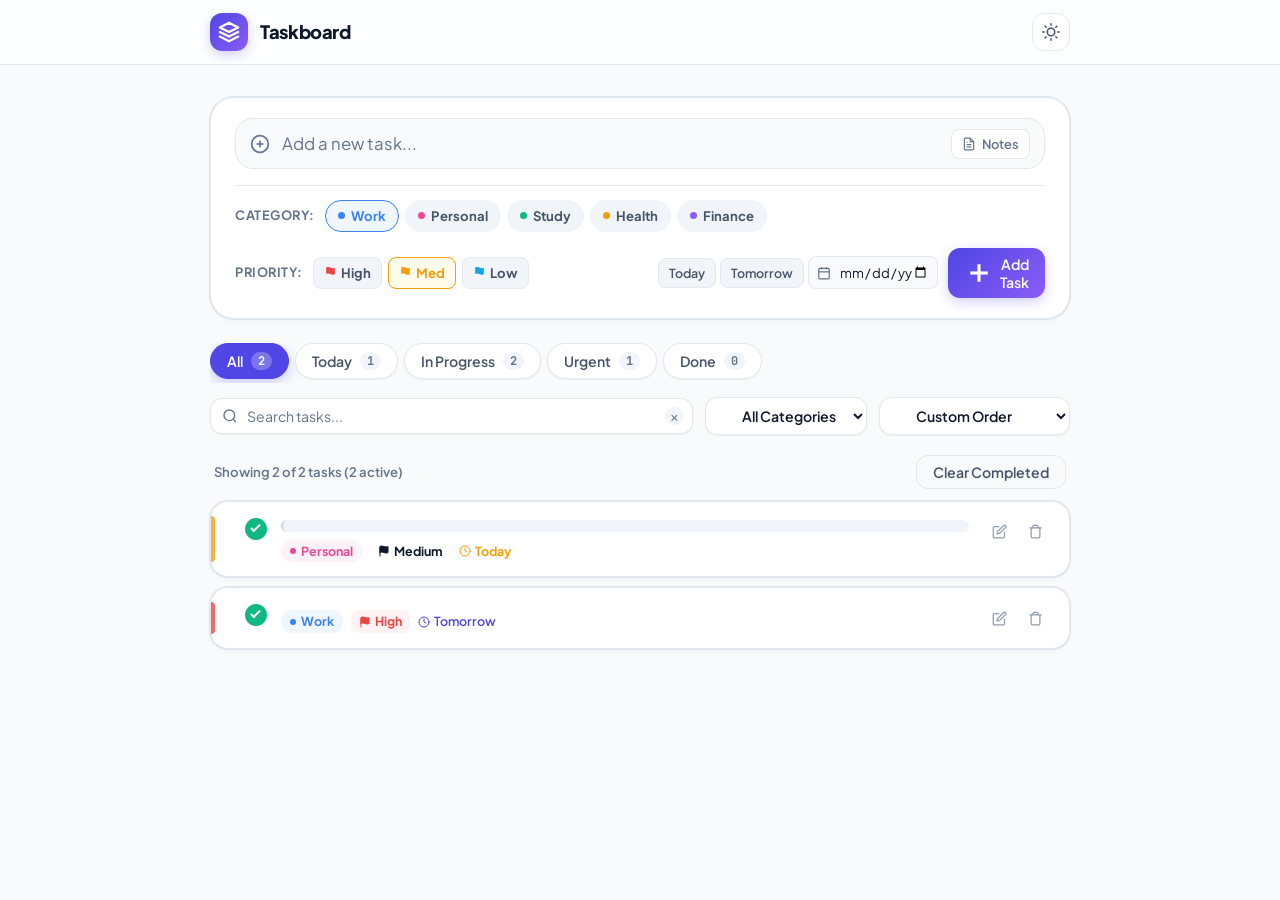
<file: Dynamic Task Manager/index.html>
<!DOCTYPE html>
<html lang="en">
<head>
  <meta charset="UTF-8">
  <meta name="viewport" content="width=device-width, initial-scale=1.0">
  <title>Taskboard – Clean & Simple Task Manager</title>
  <meta name="description" content="A fast, modern, and clean task manager with priorities, categories, and due dates.">
  <link rel="preconnect" href="https://fonts.googleapis.com">
  <link rel="preconnect" href="https://fonts.gstatic.com" crossorigin>
  <link href="https://fonts.googleapis.com/css2?family=Plus+Jakarta+Sans:wght@400;500;600;700;800&family=JetBrains+Mono:wght@400;500&display=swap" rel="stylesheet">
  <link rel="stylesheet" href="style.css">
</head>
<body>
  <!-- Top Navigation -->
  <header class="app-header">
    <div class="wrap header-inner">
      <div class="brand">
        <div class="brand-icon" aria-hidden="true">
          <svg viewBox="0 0 24 24" fill="none" stroke="currentColor" stroke-width="2.5" stroke-linecap="round" stroke-linejoin="round">
            <path d="M12 2L2 7l10 5 10-5-10-5zM2 17l10 5 10-5M2 12l10 5 10-5"/>
          </svg>
        </div>
        <div class="brand-text">
          <span class="brand-title">Taskboard</span>
        </div>
      </div>

      <div class="header-actions">
        <!-- Dark / Light theme toggle -->
        <button class="nav-btn theme-toggle" id="themeBtn" title="Switch theme" aria-label="Toggle dark mode">
          <svg class="icon-svg icon-sun" viewBox="0 0 24 24" fill="none" stroke="currentColor" stroke-width="2" stroke-linecap="round" stroke-linejoin="round">
            <circle cx="12" cy="12" r="5"></circle>
            <line x1="12" y1="1" x2="12" y2="3"></line>
            <line x1="12" y1="21" x2="12" y2="23"></line>
            <line x1="4.22" y1="4.22" x2="5.64" y2="5.64"></line>
            <line x1="18.36" y1="18.36" x2="19.78" y2="19.78"></line>
            <line x1="1" y1="12" x2="3" y2="12"></line>
            <line x1="21" y1="12" x2="23" y2="12"></line>
            <line x1="4.22" y1="19.78" x2="5.64" y2="18.36"></line>
            <line x1="18.36" y1="5.64" x2="19.78" y2="4.22"></line>
          </svg>
          <svg class="icon-svg icon-moon" viewBox="0 0 24 24" fill="none" stroke="currentColor" stroke-width="2" stroke-linecap="round" stroke-linejoin="round">
            <path d="M21 12.79A9 9 0 1 1 11.21 3 7 7 0 0 0 21 12.79z"></path>
          </svg>
        </button>
      </div>
    </div>
  </header>

  <!-- Main Content Wrap -->
  <main class="wrap main-container">
    
    <!-- Add Task Card -->
    <section class="card add-card" aria-label="Create new task">
      <form id="addForm" autocomplete="off">
        <div class="input-primary-group">
          <div class="input-icon-wrap">
            <svg class="icon-svg text-muted" viewBox="0 0 24 24" fill="none" stroke="currentColor" stroke-width="2">
              <circle cx="12" cy="12" r="10"></circle>
              <line x1="12" y1="8" x2="12" y2="16"></line>
              <line x1="8" y1="12" x2="16" y2="12"></line>
            </svg>
          </div>
          <input 
            type="text" 
            id="titleInput" 
            class="field-input big" 
            placeholder="Add a new task..." 
            maxlength="140" 
            aria-label="Task title" 
            required
          >
          <button type="button" class="btn-toggle-notes" id="toggleNotesBtn" title="Add notes or description" aria-label="Toggle notes field">
            <svg class="icon-svg" viewBox="0 0 24 24" fill="none" stroke="currentColor" stroke-width="2">
              <path d="M14 2H6a2 2 0 0 0-2 2v16a2 2 0 0 0 2 2h12a2 2 0 0 0 2-2V8z"></path>
              <polyline points="14 2 14 8 20 8"></polyline>
              <line x1="16" y1="13" x2="8" y2="13"></line>
              <line x1="16" y1="17" x2="8" y2="17"></line>
              <polyline points="10 9 9 9 8 9"></polyline>
            </svg>
            <span>Notes</span>
          </button>
        </div>

        <!-- Optional Notes/Description Field -->
        <div class="notes-expandable" id="notesWrapper" hidden>
          <textarea 
            id="descInput" 
            class="field-input notes-textarea" 
            placeholder="Add relevant notes or description (optional)..." 
            rows="2"
            aria-label="Task description"
          ></textarea>
        </div>

        <!-- Controls Row -->
        <div class="add-controls">
          <!-- Category Selector -->
          <div class="control-group">
            <span class="control-label">Category:</span>
            <div class="category-pills" role="radiogroup" aria-label="Select category">
              <label class="cat-pill-label">
                <input type="radio" name="cat" value="Work" checked>
                <span class="cat-pill work">
                  <span class="dot"></span>Work
                </span>
              </label>
              <label class="cat-pill-label">
                <input type="radio" name="cat" value="Personal">
                <span class="cat-pill personal">
                  <span class="dot"></span>Personal
                </span>
              </label>
              <label class="cat-pill-label">
                <input type="radio" name="cat" value="Study">
                <span class="cat-pill study">
                  <span class="dot"></span>Study
                </span>
              </label>
              <label class="cat-pill-label">
                <input type="radio" name="cat" value="Health">
                <span class="cat-pill health">
                  <span class="dot"></span>Health
                </span>
              </label>
              <label class="cat-pill-label">
                <input type="radio" name="cat" value="Finance">
                <span class="cat-pill finance">
                  <span class="dot"></span>Finance
                </span>
              </label>
            </div>
          </div>

          <!-- Priority Selector -->
          <div class="control-group">
            <span class="control-label">Priority:</span>
            <div class="priority-pills" role="radiogroup" aria-label="Select priority">
              <label class="prio-pill-label">
                <input type="radio" name="priority" value="high">
                <span class="prio-pill prio-high" title="High Priority">
                  <svg class="prio-flag" viewBox="0 0 24 24" fill="currentColor">
                    <path d="M4 15s1-1 4-1 5 2 8 2 4-1 4-1V3s-1 1-4 1-5-2-8-2-4 1-4 1zM4 22v-7"/>
                  </svg>
                  High
                </span>
              </label>
              <label class="prio-pill-label">
                <input type="radio" name="priority" value="medium" checked>
                <span class="prio-pill prio-med" title="Medium Priority">
                  <svg class="prio-flag" viewBox="0 0 24 24" fill="currentColor">
                    <path d="M4 15s1-1 4-1 5 2 8 2 4-1 4-1V3s-1 1-4 1-5-2-8-2-4 1-4 1zM4 22v-7"/>
                  </svg>
                  Med
                </span>
              </label>
              <label class="prio-pill-label">
                <input type="radio" name="priority" value="low">
                <span class="prio-pill prio-low" title="Low Priority">
                  <svg class="prio-flag" viewBox="0 0 24 24" fill="currentColor">
                    <path d="M4 15s1-1 4-1 5 2 8 2 4-1 4-1V3s-1 1-4 1-5-2-8-2-4 1-4 1zM4 22v-7"/>
                  </svg>
                  Low
                </span>
              </label>
            </div>
          </div>

          <!-- Due Date & Submit -->
          <div class="add-right-cluster">
            <div class="date-quick-picker">
              <button type="button" class="btn-quick-date" data-days="0" title="Set to Today">Today</button>
              <button type="button" class="btn-quick-date" data-days="1" title="Set to Tomorrow">Tomorrow</button>
              <label class="due-input-wrapper" title="Pick specific due date">
                <svg class="icon-svg calendar-icon" viewBox="0 0 24 24" fill="none" stroke="currentColor" stroke-width="2">
                  <rect x="3" y="4" width="18" height="18" rx="2" ry="2"></rect>
                  <line x1="16" y1="2" x2="16" y2="6"></line>
                  <line x1="8" y1="2" x2="8" y2="6"></line>
                  <line x1="3" y1="10" x2="21" y2="10"></line>
                </svg>
                <input type="date" id="dueInput" class="field-input date-input" aria-label="Due date">
              </label>
            </div>

            <button class="btn btn-primary btn-submit-task" type="submit">
              <svg class="icon-svg" viewBox="0 0 24 24" fill="none" stroke="currentColor" stroke-width="2.5">
                <line x1="12" y1="5" x2="12" y2="19"></line>
                <line x1="5" y1="12" x2="19" y2="12"></line>
              </svg>
              <span>Add Task</span>
            </button>
          </div>
        </div>
      </form>
    </section>

    <!-- Toolbar: Views, Filters, Search & Sorting -->
    <section class="toolbar-section" aria-label="Task filters and sorting">
      <!-- Status View Tabs -->
      <div class="tabs-group" id="statusFilter" role="tablist" aria-label="Filter by view">
        <button class="tab-btn active" data-f="all" role="tab" aria-selected="true">
          <span>All</span>
          <span class="tab-counter" id="tabCountAll">0</span>
        </button>
        <button class="tab-btn" data-f="today" role="tab" aria-selected="false">
          <span>Today</span>
          <span class="tab-counter" id="tabCountToday">0</span>
        </button>
        <button class="tab-btn" data-f="active" role="tab" aria-selected="false">
          <span>In Progress</span>
          <span class="tab-counter" id="tabCountActive">0</span>
        </button>
        <button class="tab-btn" data-f="high" role="tab" aria-selected="false">
          <span>Urgent</span>
          <span class="tab-counter" id="tabCountHigh">0</span>
        </button>
        <button class="tab-btn" data-f="completed" role="tab" aria-selected="false">
          <span>Done</span>
          <span class="tab-counter" id="tabCountCompleted">0</span>
        </button>
      </div>

      <!-- Secondary Controls: Search, Category, Sorting -->
      <div class="toolbar-subrow">
        <!-- Search bar with clear button -->
        <div class="search-wrap">
          <svg class="icon-svg search-icon" viewBox="0 0 24 24" fill="none" stroke="currentColor" stroke-width="2">
            <circle cx="11" cy="11" r="8"></circle>
            <line x1="21" y1="21" x2="16.65" y2="16.65"></line>
          </svg>
          <input 
            type="search" 
            id="search" 
            class="field-input search-input" 
            placeholder="Search tasks..." 
            aria-label="Search tasks"
          >
          <button type="button" class="search-clear-btn" id="searchClearBtn" aria-label="Clear search" hidden>×</button>
        </div>

        <!-- Category dropdown filter -->
        <div class="filter-select-wrap">
          <select id="catFilter" class="field-select" aria-label="Filter by category">
            <option value="all">All Categories</option>
            <option value="Work">💼 Work</option>
            <option value="Personal">👤 Personal</option>
            <option value="Study">📚 Study</option>
            <option value="Health">🏃 Health</option>
            <option value="Finance">💰 Finance</option>
          </select>
        </div>

        <!-- Sort dropdown -->
        <div class="filter-select-wrap">
          <select id="sortSelect" class="field-select" aria-label="Sort tasks">
            <option value="order">Custom Order</option>
            <option value="due-asc">Due Date (Earliest)</option>
            <option value="priority-desc">Priority (Highest)</option>
            <option value="newest">Recently Added</option>
            <option value="alpha">Alphabetical (A-Z)</option>
          </select>
        </div>
      </div>
    </section>

    <!-- Task List Status bar -->
    <div class="list-status-bar">
      <span class="count-text" id="count" aria-live="polite">Showing 0 tasks</span>
      <div class="status-bar-actions">
        <button class="btn btn-ghost btn-danger-ghost" id="clearDone" title="Remove all completed tasks">Clear Completed</button>
      </div>
    </div>

    <!-- The Task List -->
    <ul class="tasks-list" id="list" aria-label="Tasks list"></ul>
  </main>

  <!-- Toast Notification Zone -->
  <div class="toast-zone" id="toasts" aria-live="polite"></div>

  <script src="script.js"></script>
</body>
</html>
</file>
<file: Dynamic Task Manager/style.css>
/* ==========================================================================
   Taskboard Pro – Modern Design System & Styles
   Zero-dependency, clean, realistic productivity dashboard
   ========================================================================== */

/* ---------- CSS Variables & Design Tokens ---------- */
:root {
  /* Color Palette - Light Mode */
  --bg-app: #f8fafc;
  --bg-card: #ffffff;
  --bg-card-hover: #fbfcfe;
  --bg-card-subtle: #f1f5f9;
  --bg-input: #f8fafc;
  
  --text-main: #0f172a;
  --text-secondary: #475569;
  --text-muted: #64748b;
  --text-inverse: #ffffff;

  --border-subtle: #e2e8f0;
  --border-medium: #cbd5e1;
  --border-focus: #6366f1;

  --primary: #4f46e5;
  --primary-hover: #4338ca;
  --primary-light: #eef2ff;
  --primary-glow: rgba(79, 70, 229, 0.25);

  --accent: #8b5cf6;
  --accent-light: #f5f3ff;

  --success: #10b981;
  --success-light: #ecfdf5;
  --warning: #f59e0b;
  --warning-light: #fffbeb;
  --danger: #ef4444;
  --danger-light: #fef2f2;
  --info: #0284c7;
  --info-light: #f0f9ff;

  /* Categories */
  --cat-work: #3b82f6;
  --cat-work-bg: #eff6ff;
  --cat-personal: #ec4899;
  --cat-personal-bg: #fdf2f8;
  --cat-study: #10b981;
  --cat-study-bg: #ecfdf5;
  --cat-health: #f59e0b;
  --cat-health-bg: #fffbeb;
  --cat-finance: #8b5cf6;
  --cat-finance-bg: #f5f3ff;

  /* Priority */
  --prio-high: #ef4444;
  --prio-med: #f59e0b;
  --prio-low: #0ea5e9;

  /* Elevations & Shadows */
  --shadow-sm: 0 1px 2px 0 rgba(15, 23, 42, 0.05);
  --shadow-md: 0 4px 6px -1px rgba(15, 23, 42, 0.07), 0 2px 4px -2px rgba(15, 23, 42, 0.05);
  --shadow-lg: 0 10px 25px -5px rgba(15, 23, 42, 0.08), 0 8px 10px -6px rgba(15, 23, 42, 0.04);
  --shadow-card: 0 2px 8px -2px rgba(15, 23, 42, 0.06), 0 0 0 1px var(--border-subtle);
  --shadow-card-hover: 0 12px 28px -6px rgba(15, 23, 42, 0.1), 0 0 0 1px var(--border-medium);

  /* Geometry */
  --radius-sm: 8px;
  --radius-md: 12px;
  --radius-lg: 18px;
  --radius-xl: 24px;
  --radius-full: 9999px;

  /* Fonts & Transitions */
  --font-sans: 'Plus Jakarta Sans', system-ui, -apple-system, BlinkMacSystemFont, 'Segoe UI', Roboto, sans-serif;
  --font-mono: 'JetBrains Mono', ui-monospace, SFMono-Regular, Menlo, monospace;
  --ease-smooth: cubic-bezier(0.16, 1, 0.3, 1);
  --ease-bounce: cubic-bezier(0.34, 1.56, 0.64, 1);
  --transition-fast: 0.18s var(--ease-smooth);
  --transition-normal: 0.28s var(--ease-smooth);

}

/* Dark Theme */
:root[data-theme="dark"] {
  --bg-app: #080c14;
  --bg-card: #111827;
  --bg-card-hover: #162033;
  --bg-card-subtle: #172235;
  --bg-input: #0d1320;

  --text-main: #f8fafc;
  --text-secondary: #cbd5e1;
  --text-muted: #8492a6;
  --text-inverse: #0f172a;

  --border-subtle: rgba(255, 255, 255, 0.08);
  --border-medium: rgba(255, 255, 255, 0.15);
  --border-focus: #818cf8;

  --primary: #6366f1;
  --primary-hover: #4f46e5;
  --primary-light: rgba(99, 102, 241, 0.16);
  --primary-glow: rgba(99, 102, 241, 0.35);

  --accent: #a78bfa;
  --accent-light: rgba(167, 139, 250, 0.15);

  --success: #34d399;
  --success-light: rgba(52, 211, 153, 0.15);
  --warning: #fbbf24;
  --warning-light: rgba(251, 191, 36, 0.15);
  --danger: #f87171;
  --danger-light: rgba(248, 113, 113, 0.15);
  --info: #38bdf8;
  --info-light: rgba(56, 189, 248, 0.15);

  /* Categories in Dark Mode */
  --cat-work: #60a5fa;
  --cat-work-bg: rgba(96, 165, 250, 0.14);
  --cat-personal: #f472b6;
  --cat-personal-bg: rgba(244, 114, 182, 0.14);
  --cat-study: #34d399;
  --cat-study-bg: rgba(52, 211, 153, 0.14);
  --cat-health: #fbbf24;
  --cat-health-bg: rgba(251, 191, 36, 0.14);
  --cat-finance: #c084fc;
  --cat-finance-bg: rgba(192, 132, 252, 0.14);

  --shadow-card: 0 4px 20px -2px rgba(0, 0, 0, 0.5), 0 0 0 1px var(--border-subtle);
  --shadow-card-hover: 0 12px 32px -4px rgba(0, 0, 0, 0.65), 0 0 0 1px var(--border-medium);

}

/* ---------- Global Reset & Base ---------- */
*, *::before, *::after {
  box-sizing: border-box;
  margin: 0;
  padding: 0;
}

html {
  scroll-behavior: smooth;
  -webkit-font-smoothing: antialiased;
  -moz-osx-font-smoothing: grayscale;
}

body {
  font-family: var(--font-sans);
  background-color: var(--bg-app);
  color: var(--text-main);
  line-height: 1.5;
  min-height: 100vh;
  transition: background-color var(--transition-normal), color var(--transition-normal);
  overflow-x: hidden;
}

.wrap {
  width: 100%;
  max-width: 900px;
  margin: 0 auto;
  padding: 0 20px;
}

.sr-only {
  position: absolute;
  width: 1px;
  height: 1px;
  padding: 0;
  margin: -1px;
  overflow: hidden;
  clip: rect(0, 0, 0, 0);
  white-space: nowrap;
  border: 0;
}

input, button, select, textarea {
  font-family: inherit;
  font-size: inherit;
  color: inherit;
}

button {
  background: none;
  border: none;
  cursor: pointer;
}

:focus-visible {
  outline: 2px solid var(--border-focus);
  outline-offset: 2px;
}

/* Text utility classes */
.text-accent { color: var(--accent) !important; }
.text-success { color: var(--success) !important; }
.text-warning { color: var(--warning) !important; }
.text-danger { color: var(--danger) !important; }
.text-muted { color: var(--text-muted) !important; }

/* ---------- App Header ---------- */
.app-header {
  position: sticky;
  top: 0;
  z-index: 30;
  background: color-mix(in srgb, var(--bg-card) 85%, transparent);
  backdrop-filter: blur(12px);
  -webkit-backdrop-filter: blur(12px);
  border-bottom: 1px solid var(--border-subtle);
  transition: background-color var(--transition-normal), border-color var(--transition-normal);
}

.header-inner {
  display: flex;
  align-items: center;
  justify-content: space-between;
  height: 64px;
}

.brand {
  display: flex;
  align-items: center;
  gap: 12px;
}

.brand-icon {
  width: 38px;
  height: 38px;
  border-radius: var(--radius-md);
  background: linear-gradient(135deg, var(--primary) 0%, var(--accent) 100%);
  display: flex;
  align-items: center;
  justify-content: center;
  color: #fff;
  box-shadow: 0 4px 12px var(--primary-glow);
}

.brand-icon svg {
  width: 22px;
  height: 22px;
}

.brand-text {
  display: flex;
  flex-direction: column;
}

.brand-title {
  font-weight: 800;
  font-size: 1.15rem;
  letter-spacing: -0.02em;
  display: flex;
  align-items: center;
  gap: 6px;
}

.badge-pro {
  font-size: 0.65rem;
  font-weight: 800;
  letter-spacing: 0.05em;
  padding: 1px 6px;
  background: linear-gradient(135deg, var(--primary) 0%, var(--accent) 100%);
  color: #fff;
  border-radius: 4px;
}

.brand-subtitle {
  font-family: var(--font-mono);
  font-size: 0.75rem;
  color: var(--text-muted);
}

.header-actions {
  display: flex;
  align-items: center;
  gap: 8px;
}

.nav-btn {
  display: inline-flex;
  align-items: center;
  justify-content: center;
  width: 38px;
  height: 38px;
  border-radius: var(--radius-md);
  color: var(--text-secondary);
  border: 1px solid var(--border-subtle);
  background: var(--bg-card);
  transition: all var(--transition-fast);
}

.nav-btn:hover {
  color: var(--text-main);
  background: var(--bg-card-subtle);
  border-color: var(--border-medium);
  transform: translateY(-1px);
}

.nav-btn .icon-svg {
  width: 18px;
  height: 18px;
}

.kbd-hint {
  font-family: var(--font-mono);
  font-size: 0.75rem;
  font-weight: 700;
  padding: 2px 6px;
  border-radius: 4px;
  background: var(--bg-card-subtle);
  border: 1px solid var(--border-subtle);
}

/* Theme toggle icon switcher */
.theme-toggle .icon-sun {
  display: block;
}
.theme-toggle .icon-moon {
  display: none;
}
:root[data-theme="dark"] .theme-toggle .icon-sun {
  display: none;
}
:root[data-theme="dark"] .theme-toggle .icon-moon {
  display: block;
}

/* ---------- Main Container & Cards ---------- */
.main-container {
  margin-top: 32px;
  position: relative;
  z-index: 5;
  padding-bottom: 80px;
}

.card {
  background: var(--bg-card);
  border: 1px solid var(--border-subtle);
  border-radius: var(--radius-xl);
  box-shadow: var(--shadow-card);
  transition: box-shadow var(--transition-normal), border-color var(--transition-normal);
}

/* ---------- Add Task Form ---------- */
.add-card {
  padding: 20px 24px;
  margin-bottom: 24px;
}

.input-primary-group {
  display: flex;
  align-items: center;
  gap: 12px;
  background: var(--bg-input);
  border: 1.5px solid var(--border-subtle);
  border-radius: var(--radius-lg);
  padding: 6px 14px;
  transition: border-color var(--transition-fast), box-shadow var(--transition-fast);
}

.input-primary-group:focus-within {
  border-color: var(--border-focus);
  box-shadow: 0 0 0 3px var(--primary-glow);
}

.input-icon-wrap {
  display: flex;
  align-items: center;
}

.input-icon-wrap svg {
  width: 20px;
  height: 20px;
}

.field-input {
  width: 100%;
  border: none;
  background: transparent;
  color: var(--text-main);
  outline: none;
}

.field-input.big {
  font-size: 1.05rem;
  font-weight: 600;
  padding: 8px 0;
}

.field-input::placeholder {
  color: var(--text-muted);
  font-weight: 400;
}

.btn-toggle-notes {
  display: inline-flex;
  align-items: center;
  gap: 6px;
  padding: 6px 10px;
  border-radius: var(--radius-sm);
  font-size: 0.8rem;
  font-weight: 600;
  color: var(--text-muted);
  background: var(--bg-card);
  border: 1px solid var(--border-subtle);
  transition: all var(--transition-fast);
  white-space: nowrap;
}

.btn-toggle-notes:hover {
  color: var(--text-main);
  border-color: var(--border-medium);
}

.btn-toggle-notes .icon-svg {
  width: 14px;
  height: 14px;
}

/* Notes Expandable Area */
.notes-expandable {
  margin-top: 12px;
  animation: slideDown 0.2s ease-out;
}

@keyframes slideDown {
  from { opacity: 0; transform: translateY(-6px); }
  to { opacity: 1; transform: translateY(0); }
}

.notes-textarea {
  resize: vertical;
  min-height: 54px;
  padding: 10px 14px;
  border: 1px solid var(--border-subtle);
  border-radius: var(--radius-md);
  background: var(--bg-input);
  font-size: 0.9rem;
}

.notes-textarea:focus {
  border-color: var(--border-focus);
  box-shadow: 0 0 0 3px var(--primary-glow);
}

/* Add Controls Row */
.add-controls {
  display: flex;
  align-items: center;
  justify-content: space-between;
  flex-wrap: wrap;
  gap: 16px;
  margin-top: 16px;
  padding-top: 14px;
  border-top: 1px solid var(--border-subtle);
}

.control-group {
  display: flex;
  align-items: center;
  gap: 10px;
}

.control-label {
  font-size: 0.8rem;
  font-weight: 700;
  color: var(--text-muted);
  text-transform: uppercase;
  letter-spacing: 0.04em;
}

/* Category Radio Pills */
.category-pills, .priority-pills {
  display: flex;
  align-items: center;
  gap: 6px;
}

.cat-pill-label, .prio-pill-label {
  cursor: pointer;
}

.cat-pill-label input, .prio-pill-label input {
  position: absolute;
  opacity: 0;
  width: 0;
  height: 0;
}

.cat-pill {
  display: inline-flex;
  align-items: center;
  gap: 6px;
  padding: 5px 12px;
  border-radius: var(--radius-full);
  font-size: 0.82rem;
  font-weight: 700;
  border: 1.5px solid transparent;
  color: var(--text-secondary);
  background: var(--bg-card-subtle);
  transition: all var(--transition-fast);
}

.cat-pill .dot {
  width: 7px;
  height: 7px;
  border-radius: 50%;
}

.cat-pill.work .dot { background: var(--cat-work); }
.cat-pill.personal .dot { background: var(--cat-personal); }
.cat-pill.study .dot { background: var(--cat-study); }
.cat-pill.health .dot { background: var(--cat-health); }
.cat-pill.finance .dot { background: var(--cat-finance); }

.cat-pill-label input:checked + .cat-pill.work {
  background: var(--cat-work-bg);
  border-color: var(--cat-work);
  color: var(--cat-work);
}
.cat-pill-label input:checked + .cat-pill.personal {
  background: var(--cat-personal-bg);
  border-color: var(--cat-personal);
  color: var(--cat-personal);
}
.cat-pill-label input:checked + .cat-pill.study {
  background: var(--cat-study-bg);
  border-color: var(--cat-study);
  color: var(--cat-study);
}
.cat-pill-label input:checked + .cat-pill.health {
  background: var(--cat-health-bg);
  border-color: var(--cat-health);
  color: var(--cat-health);
}
.cat-pill-label input:checked + .cat-pill.finance {
  background: var(--cat-finance-bg);
  border-color: var(--cat-finance);
  color: var(--cat-finance);
}

/* Priority Pills */
.prio-pill {
  display: inline-flex;
  align-items: center;
  gap: 4px;
  padding: 5px 10px;
  border-radius: var(--radius-sm);
  font-size: 0.82rem;
  font-weight: 700;
  border: 1px solid var(--border-subtle);
  background: var(--bg-card-subtle);
  color: var(--text-secondary);
  transition: all var(--transition-fast);
}

.prio-flag {
  width: 13px;
  height: 13px;
}

.prio-pill.prio-high .prio-flag { color: var(--prio-high); }
.prio-pill.prio-med .prio-flag { color: var(--prio-med); }
.prio-pill.prio-low .prio-flag { color: var(--prio-low); }

.prio-pill-label input:checked + .prio-pill.prio-high {
  background: var(--danger-light);
  border-color: var(--prio-high);
  color: var(--prio-high);
}
.prio-pill-label input:checked + .prio-pill.prio-med {
  background: var(--warning-light);
  border-color: var(--prio-med);
  color: var(--prio-med);
}
.prio-pill-label input:checked + .prio-pill.prio-low {
  background: var(--info-light);
  border-color: var(--prio-low);
  color: var(--prio-low);
}

/* Right cluster: Due date + submit */
.add-right-cluster {
  display: flex;
  align-items: center;
  gap: 10px;
  margin-left: auto;
}

.date-quick-picker {
  display: flex;
  align-items: center;
  gap: 4px;
}

.btn-quick-date {
  font-size: 0.78rem;
  font-weight: 600;
  padding: 6px 10px;
  border-radius: var(--radius-sm);
  background: var(--bg-card-subtle);
  border: 1px solid var(--border-subtle);
  color: var(--text-secondary);
  transition: all var(--transition-fast);
}

.btn-quick-date:hover {
  background: var(--primary-light);
  color: var(--primary);
  border-color: var(--primary);
}

.due-input-wrapper {
  position: relative;
  display: inline-flex;
  align-items: center;
}

.calendar-icon {
  position: absolute;
  left: 9px;
  width: 14px;
  height: 14px;
  color: var(--text-muted);
  pointer-events: none;
}

.date-input {
  padding: 6px 8px 6px 30px;
  font-size: 0.82rem;
  border-radius: var(--radius-sm);
  border: 1px solid var(--border-subtle);
  background: var(--bg-input);
  width: 130px;
}

.btn-submit-task {
  display: inline-flex;
  align-items: center;
  gap: 8px;
  padding: 8px 18px;
  font-size: 0.9rem;
  font-weight: 700;
  border-radius: var(--radius-md);
  background: linear-gradient(135deg, var(--primary) 0%, var(--accent) 100%);
  color: #ffffff;
  box-shadow: 0 4px 12px var(--primary-glow);
  transition: transform var(--transition-fast), box-shadow var(--transition-fast);
}

.btn-submit-task:hover {
  transform: translateY(-1px);
  box-shadow: 0 6px 18px var(--primary-glow);
}

.btn-submit-task:active {
  transform: translateY(0);
}

.btn-kbd {
  font-family: var(--font-mono);
  font-size: 0.75rem;
  background: rgba(255, 255, 255, 0.2);
  padding: 1px 5px;
  border-radius: 4px;
}

/* ---------- Toolbar: Views, Filters, Search ---------- */
.toolbar-section {
  display: flex;
  flex-direction: column;
  gap: 14px;
  margin-bottom: 20px;
}

/* Tabs */
.tabs-group {
  display: flex;
  align-items: center;
  gap: 6px;
  overflow-x: auto;
  padding-bottom: 4px;
  scrollbar-width: none;
}
.tabs-group::-webkit-scrollbar {
  display: none;
}

.tab-btn {
  display: inline-flex;
  align-items: center;
  gap: 8px;
  padding: 8px 16px;
  border-radius: var(--radius-full);
  font-size: 0.88rem;
  font-weight: 600;
  color: var(--text-secondary);
  background: var(--bg-card);
  border: 1px solid var(--border-subtle);
  box-shadow: var(--shadow-sm);
  white-space: nowrap;
  transition: all var(--transition-fast);
}

.tab-btn:hover {
  color: var(--text-main);
  border-color: var(--border-medium);
  background: var(--bg-card-hover);
}

.tab-btn.active {
  background: var(--primary);
  color: #ffffff;
  border-color: var(--primary);
  box-shadow: 0 4px 12px var(--primary-glow);
}

.tab-btn.active .tab-icon {
  color: #ffffff !important;
}

.tab-icon {
  width: 15px;
  height: 15px;
}

.tab-counter {
  font-family: var(--font-mono);
  font-size: 0.75rem;
  font-weight: 700;
  padding: 1px 7px;
  border-radius: var(--radius-full);
  background: var(--bg-card-subtle);
  color: var(--text-muted);
}

.tab-btn.active .tab-counter {
  background: rgba(255, 255, 255, 0.25);
  color: #ffffff;
}

/* Toolbar Subrow */
.toolbar-subrow {
  display: flex;
  align-items: center;
  gap: 12px;
  flex-wrap: wrap;
}

.search-wrap {
  position: relative;
  flex: 1;
  min-width: 200px;
  display: flex;
  align-items: center;
}

.search-icon {
  position: absolute;
  left: 12px;
  width: 16px;
  height: 16px;
  color: var(--text-muted);
  pointer-events: none;
}

.search-input {
  padding: 8px 34px 8px 36px;
  font-size: 0.88rem;
  border-radius: var(--radius-md);
  border: 1px solid var(--border-subtle);
  background: var(--bg-card);
  box-shadow: var(--shadow-sm);
  transition: border-color var(--transition-fast), box-shadow var(--transition-fast);
}

.search-input:focus {
  border-color: var(--border-focus);
  box-shadow: 0 0 0 3px var(--primary-glow);
}

.search-clear-btn {
  position: absolute;
  right: 10px;
  width: 18px;
  height: 18px;
  border-radius: 50%;
  display: flex;
  align-items: center;
  justify-content: center;
  background: var(--bg-card-subtle);
  color: var(--text-muted);
  font-size: 0.9rem;
  line-height: 1;
}

.filter-select-wrap {
  position: relative;
  display: inline-flex;
  align-items: center;
}

.filter-icon {
  position: absolute;
  left: 10px;
  width: 14px;
  height: 14px;
  color: var(--text-muted);
  pointer-events: none;
}

.field-select {
  padding: 8px 14px 8px 32px;
  font-size: 0.88rem;
  font-weight: 600;
  color: var(--text-main);
  background: var(--bg-card);
  border: 1px solid var(--border-subtle);
  border-radius: var(--radius-md);
  box-shadow: var(--shadow-sm);
  cursor: pointer;
  outline: none;
  transition: border-color var(--transition-fast);
}

.field-select:focus {
  border-color: var(--border-focus);
}

/* Status Bar */
.list-status-bar {
  display: flex;
  align-items: center;
  justify-content: space-between;
  margin-bottom: 12px;
  padding: 0 4px;
}

.count-text {
  font-size: 0.82rem;
  font-weight: 600;
  color: var(--text-muted);
}

.btn-text {
  font-size: 0.82rem;
  font-weight: 600;
  color: var(--primary);
  text-decoration: underline;
  text-underline-offset: 3px;
  cursor: pointer;
}

/* ---------- Tasks List ---------- */
.tasks-list {
  list-style: none;
  display: grid;
  gap: 10px;
}

.task-item {
  position: relative;
  display: flex;
  align-items: flex-start;
  gap: 14px;
  background: var(--bg-card);
  border: 1px solid var(--border-subtle);
  border-radius: var(--radius-lg);
  padding: 14px 18px;
  box-shadow: var(--shadow-card);
  transition: transform var(--transition-fast), box-shadow var(--transition-fast), border-color var(--transition-fast), opacity var(--transition-normal);
}

.task-item:hover {
  box-shadow: var(--shadow-card-hover);
  border-color: var(--border-medium);
}

/* Priority Left Accent Border Indicator */
.task-item::before {
  content: "";
  position: absolute;
  left: 0;
  top: 14px;
  bottom: 14px;
  width: 4px;
  border-radius: 0 4px 4px 0;
  background: var(--prio-color, var(--primary));
  opacity: 0.8;
}

.task-item[data-prio="high"] { --prio-color: var(--prio-high); }
.task-item[data-prio="medium"] { --prio-color: var(--prio-med); }
.task-item[data-prio="low"] { --prio-color: var(--prio-low); }

/* Category variable mappings */
.task-item[data-cat="Work"] { --task-cat-c: var(--cat-work); --task-cat-bg: var(--cat-work-bg); }
.task-item[data-cat="Personal"] { --task-cat-c: var(--cat-personal); --task-cat-bg: var(--cat-personal-bg); }
.task-item[data-cat="Study"] { --task-cat-c: var(--cat-study); --task-cat-bg: var(--cat-study-bg); }
.task-item[data-cat="Health"] { --task-cat-c: var(--cat-health); --task-cat-bg: var(--cat-health-bg); }
.task-item[data-cat="Finance"] { --task-cat-c: var(--cat-finance); --task-cat-bg: var(--cat-finance-bg); }

/* Dragging & Animations */
.task-item.enter {
  animation: taskEnter 0.3s cubic-bezier(0.16, 1, 0.3, 1);
}
@keyframes taskEnter {
  from { opacity: 0; transform: translateY(-12px) scale(0.97); }
  to { opacity: 1; transform: translateY(0) scale(1); }
}

.task-item.removing {
  opacity: 0;
  transform: translateX(40px) scale(0.95);
}

.task-item.dragging {
  opacity: 0.45;
  border: 1.5px dashed var(--primary);
}

.task-item.drag-over {
  box-shadow: 0 -3px 0 var(--primary), var(--shadow-card-hover);
}

/* Grip handle */
.drag-grip {
  color: var(--text-muted);
  cursor: grab;
  user-select: none;
  font-size: 1rem;
  letter-spacing: -2px;
  padding: 2px 2px 0 0;
  opacity: 0.5;
  transition: opacity var(--transition-fast);
}

.task-item:hover .drag-grip {
  opacity: 1;
}

.drag-grip:active {
  cursor: grabbing;
}

/* Animated Checkbox */
.custom-check {
  appearance: none;
  -webkit-appearance: none;
  flex-shrink: 0;
  width: 22px;
  height: 22px;
  margin-top: 2px;
  border-radius: 50%;
  border: 2px solid var(--border-medium);
  cursor: pointer;
  position: relative;
  background: var(--bg-card);
  transition: background var(--transition-fast), border-color var(--transition-fast), transform var(--transition-fast);
}

.custom-check:hover {
  border-color: var(--success);
  transform: scale(1.1);
}

.custom-check::after {
  content: "";
  position: absolute;
  left: 6px;
  top: 2px;
  width: 5px;
  height: 10px;
  border: solid #ffffff;
  border-width: 0 2.5px 2.5px 0;
  transform: rotate(45deg) scale(0);
  transition: transform 0.18s cubic-bezier(0.34, 1.56, 0.64, 1);
}

.custom-check:checked {
  background: var(--success);
  border-color: var(--success);
  animation: checkPop 0.35s ease;
}

.custom-check:checked::after {
  transform: rotate(45deg) scale(1);
}

@keyframes checkPop {
  0% { transform: scale(0.8); }
  50% { transform: scale(1.25); }
  100% { transform: scale(1); }
}

/* Task content & details */
.task-content {
  flex: 1;
  min-width: 0;
}

.task-title-line {
  display: flex;
  align-items: baseline;
  gap: 8px;
}

.task-title {
  font-size: 0.98rem;
  font-weight: 600;
  color: var(--text-main);
  word-break: break-word;
  line-height: 1.4;
  position: relative;
  transition: color var(--transition-fast);
}

/* Strike-through animated on complete */
.task-item.done .task-title {
  color: var(--text-muted);
  text-decoration: line-through;
  text-decoration-color: var(--text-muted);
}

.task-item.done {
  background: color-mix(in srgb, var(--bg-card) 75%, var(--bg-card-subtle));
}

.task-notes {
  font-size: 0.85rem;
  color: var(--text-secondary);
  margin-top: 4px;
  line-height: 1.4;
  white-space: pre-line;
  background: var(--bg-card-subtle);
  padding: 6px 10px;
  border-radius: var(--radius-sm);
  border-left: 2px solid var(--border-medium);
}

.task-meta-row {
  display: flex;
  align-items: center;
  flex-wrap: wrap;
  gap: 8px;
  margin-top: 8px;
  font-size: 0.78rem;
}

/* Badges */
.badge-tag {
  display: inline-flex;
  align-items: center;
  gap: 5px;
  padding: 2px 9px;
  border-radius: var(--radius-full);
  font-weight: 700;
  background: var(--task-cat-bg, var(--bg-card-subtle));
  color: var(--task-cat-c, var(--text-secondary));
}

.badge-tag .dot {
  width: 6px;
  height: 6px;
  border-radius: 50%;
  background: currentColor;
}

.badge-prio {
  display: inline-flex;
  align-items: center;
  gap: 4px;
  padding: 2px 8px;
  border-radius: var(--radius-sm);
  font-weight: 700;
}

.badge-prio.high {
  background: var(--danger-light);
  color: var(--prio-high);
}
.badge-prio.med {
  background: var(--warning-light);
  color: var(--prio-med);
}
.badge-prio.low {
  background: var(--info-light);
  color: var(--prio-low);
}

.badge-due {
  display: inline-flex;
  align-items: center;
  gap: 4px;
  color: var(--text-muted);
  font-weight: 500;
}

.badge-due.overdue {
  color: var(--danger);
  font-weight: 700;
}

.badge-due.today {
  color: var(--warning);
  font-weight: 700;
}

.badge-due.tomorrow {
  color: var(--primary);
  font-weight: 600;
}

/* Action Buttons */
.task-actions {
  display: flex;
  align-items: center;
  gap: 4px;
  opacity: 0.7;
  transition: opacity var(--transition-fast);
}

.task-item:hover .task-actions {
  opacity: 1;
}

.btn-action-icon {
  width: 32px;
  height: 32px;
  display: inline-flex;
  align-items: center;
  justify-content: center;
  border-radius: var(--radius-sm);
  color: var(--text-muted);
  border: 1px solid transparent;
  transition: all var(--transition-fast);
}

.btn-action-icon:hover {
  background: var(--bg-card-subtle);
  border-color: var(--border-subtle);
  color: var(--text-main);
}

.btn-action-icon.delete:hover {
  background: var(--danger-light);
  border-color: var(--danger-light);
  color: var(--danger);
}

.btn-action-icon svg {
  width: 15px;
  height: 15px;
}

/* Inline Edit Card Mode */
.task-edit-box {
  width: 100%;
  display: flex;
  flex-direction: column;
  gap: 12px;
}

.edit-input-title {
  font-size: 1rem;
  font-weight: 600;
  padding: 8px 12px;
  border: 1.5px solid var(--border-medium);
  border-radius: var(--radius-sm);
  background: var(--bg-input);
}

.edit-grid-row {
  display: grid;
  grid-template-columns: repeat(auto-fit, minmax(130px, 1fr));
  gap: 10px;
}

.edit-grid-row select, .edit-grid-row input {
  padding: 6px 10px;
  border-radius: var(--radius-sm);
  border: 1px solid var(--border-subtle);
  background: var(--bg-input);
  font-size: 0.85rem;
}

.edit-actions-row {
  display: flex;
  align-items: center;
  gap: 8px;
  margin-top: 4px;
}

/* Empty State */
.empty-state {
  list-style: none;
  text-align: center;
  padding: 48px 24px;
  background: var(--bg-card);
  border: 2px dashed var(--border-medium);
  border-radius: var(--radius-xl);
}

.empty-icon-wrap {
  width: 58px;
  height: 58px;
  border-radius: 50%;
  background: var(--primary-light);
  color: var(--primary);
  display: inline-flex;
  align-items: center;
  justify-content: center;
  margin-bottom: 14px;
}

.empty-icon-wrap svg {
  width: 28px;
  height: 28px;
}

.empty-title {
  font-size: 1.15rem;
  font-weight: 700;
  color: var(--text-main);
  margin-bottom: 6px;
}

.empty-desc {
  font-size: 0.9rem;
  color: var(--text-muted);
  max-width: 420px;
  margin: 0 auto;
}

/* ---------- Footer ---------- */
.board-footer {
  display: flex;
  align-items: center;
  justify-content: space-between;
  flex-wrap: wrap;
  gap: 16px;
  margin-top: 28px;
  padding-top: 20px;
  border-top: 1px solid var(--border-subtle);
}

.footer-hint {
  display: flex;
  align-items: center;
  gap: 8px;
  font-size: 0.84rem;
  color: var(--text-muted);
}

.footer-buttons {
  display: flex;
  align-items: center;
  gap: 10px;
}

.btn {
  display: inline-flex;
  align-items: center;
  justify-content: center;
  gap: 6px;
  padding: 7px 16px;
  border-radius: var(--radius-md);
  font-weight: 600;
  font-size: 0.88rem;
  cursor: pointer;
  transition: all var(--transition-fast);
}

.btn-primary {
  background: linear-gradient(135deg, var(--primary) 0%, var(--accent) 100%);
  color: #ffffff;
  box-shadow: 0 4px 12px var(--primary-glow);
}
.btn-primary:hover {
  filter: brightness(1.08);
  transform: translateY(-1px);
}
.btn-primary:active {
  transform: translateY(0);
}

.btn-secondary {
  background: var(--bg-card-subtle);
  border: 1px solid var(--border-subtle);
  color: var(--text-main);
}
.btn-secondary:hover {
  background: var(--border-subtle);
}

.btn-ghost {
  background: transparent;
  border: 1px solid var(--border-subtle);
  color: var(--text-secondary);
}

.btn-ghost:hover {
  background: var(--bg-card-subtle);
  color: var(--text-main);
  border-color: var(--border-medium);
}

.btn-danger-ghost:hover {
  background: var(--danger-light);
  border-color: var(--danger);
  color: var(--danger);
}

/* ---------- Toasts ---------- */
.toast-zone {
  position: fixed;
  left: 50%;
  bottom: 24px;
  transform: translateX(-50%);
  display: flex;
  flex-direction: column;
  gap: 8px;
  z-index: 50;
  width: min(92vw, 420px);
  pointer-events: none;
}

.toast {
  pointer-events: auto;
  display: flex;
  align-items: center;
  justify-content: space-between;
  gap: 14px;
  background: var(--text-main);
  color: var(--text-inverse);
  padding: 12px 18px;
  border-radius: var(--radius-lg);
  box-shadow: 0 10px 25px rgba(0, 0, 0, 0.3);
  animation: toastSlideUp 0.3s cubic-bezier(0.16, 1, 0.3, 1);
  font-size: 0.88rem;
  font-weight: 500;
}

@keyframes toastSlideUp {
  from { opacity: 0; transform: translateY(20px); }
  to { opacity: 1; transform: translateY(0); }
}

.toast-btn {
  background: var(--primary);
  color: #ffffff;
  padding: 4px 12px;
  border-radius: var(--radius-sm);
  font-size: 0.82rem;
  font-weight: 700;
  cursor: pointer;
  transition: filter var(--transition-fast);
}

.toast-btn:hover {
  filter: brightness(1.15);
}

/* ---------- Responsive Design ---------- */
@media (max-width: 768px) {
  .add-controls {
    flex-direction: column;
    align-items: flex-start;
  }

  .add-right-cluster {
    width: 100%;
    margin-left: 0;
    justify-content: space-between;
  }

  .btn-submit-task {
    flex: 1;
  }

  .toolbar-subrow {
    flex-direction: column;
    align-items: stretch;
  }

  .filter-select-wrap {
    width: 100%;
  }

  .field-select {
    width: 100%;
  }
}

@media (max-width: 480px) {
  .header-actions {
    gap: 4px;
  }
  
  .task-item {
    padding: 12px 14px;
  }

  .category-pills {
    flex-wrap: wrap;
  }
}

@media (prefers-reduced-motion: reduce) {
  *, *::before, *::after {
    animation-duration: 0.01ms !important;
    animation-iteration-count: 1 !important;
    transition-duration: 0.01ms !important;
  }
}
</file>
